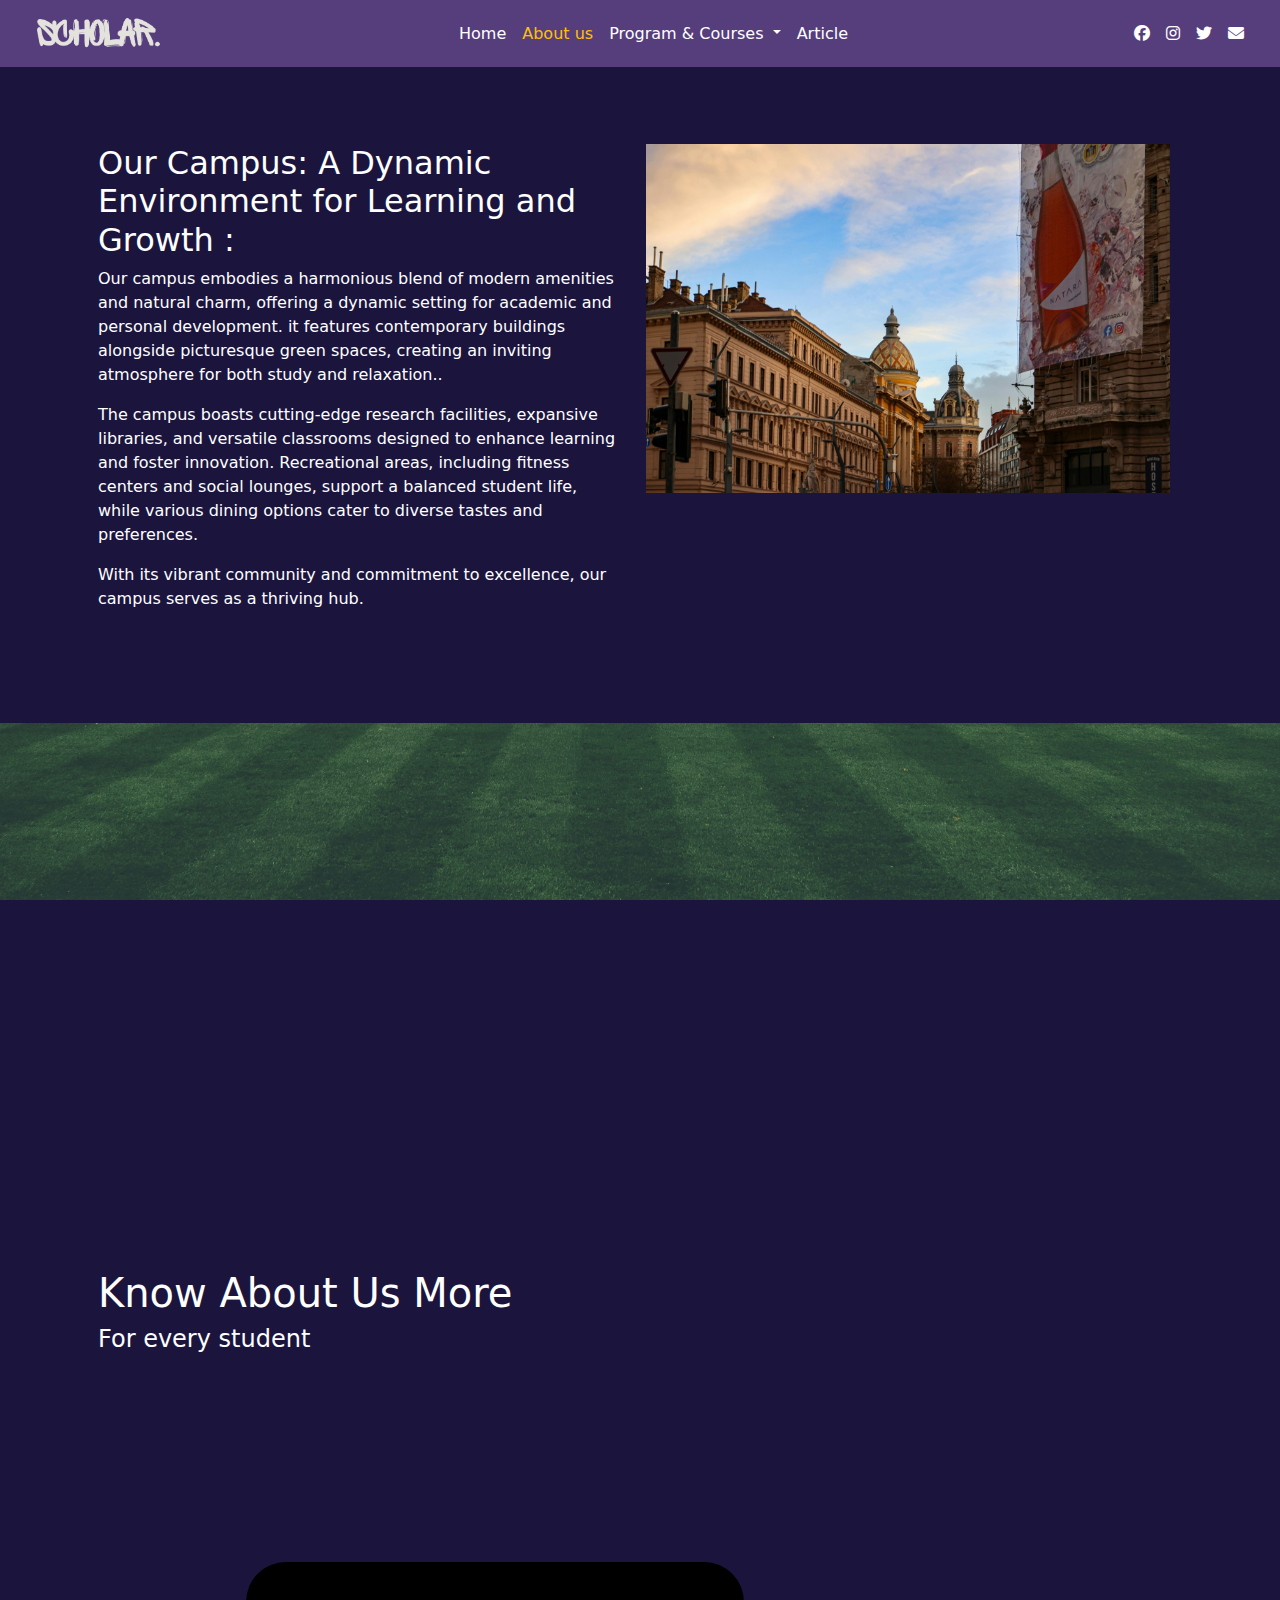
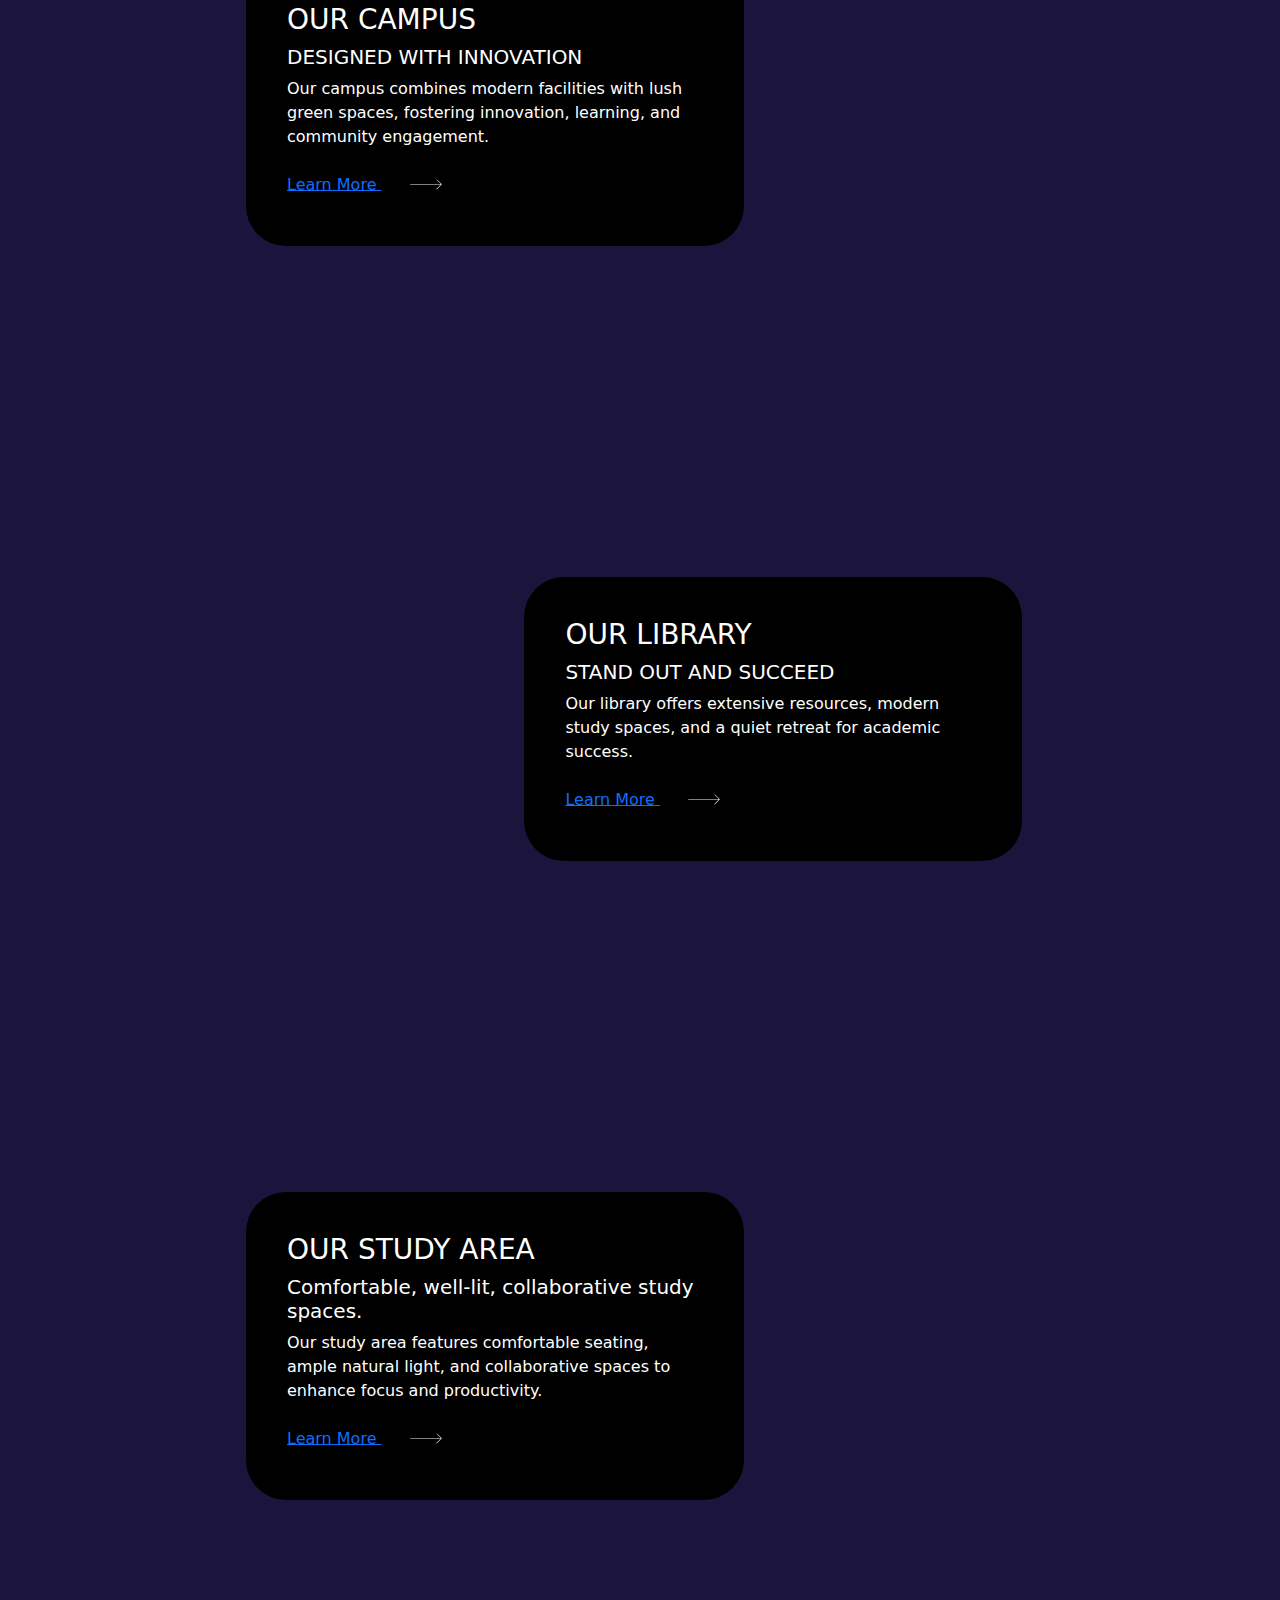
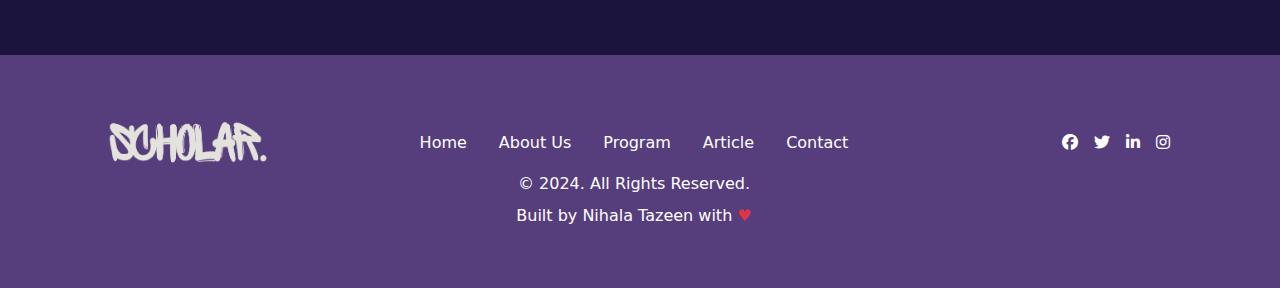
<file: about.html>
<!DOCTYPE html>
<html lang="en">

<head>
    <meta charset="UTF-8">
    <meta name="viewport" content="width=device-width, initial-scale=1.0">
    <title>SCHOLAR</title>
    <link rel="icon" type="image/x-icon" href="img/favicon.png">
    <link href="https://cdn.jsdelivr.net/npm/bootstrap@5.3.2/dist/css/bootstrap.min.css" rel="stylesheet">
    <script src="https://cdn.jsdelivr.net/npm/bootstrap@5.1.3/dist/js/bootstrap.bundle.min.js"
        integrity="sha384-ka7Sk0Gln4gmtz2MlQnikT1wXgYsOg+OMhuP+IlRH9sENBO0LRn5q+8nbTov4+1p"
        crossorigin="anonymous"></script>
    <link rel="stylesheet" href="https://cdnjs.cloudflare.com/ajax/libs/font-awesome/6.6.0/css/all.min.css">
    <link rel="stylesheet" href="style.css">
    <link rel="stylesheet" href="responsive.css">
    <style>
        /*  Banner Section */
        .banner-wrapper {
           
            background-color: #1B153E;
            width: 100%;
            height: auto;
            /* padding-bottom: 5rem; */
        }
         @media (max-width: 590px) {
            .banner-wrapper{
        font-size: 14px;
    } 
} 

/* .nav-item{
    font-size: 12px;
} */
@media (max-width: 590px) {
    .parallax{
        font-size: 9px;
    }
}
        /* parallax-effetct */

        .parallax {
            position: relative;
            background-position: left;
            background-size: 48%;
            background-repeat: no-repeat;
            background-attachment: fixed;
            display: inline-block;
            align-items: center;
            width: 100%;
            height: 100vh;
        }

        .parallax-1 {
            position: relative;
            background-position: right;
            background-size: 48%;
            background-repeat: no-repeat;
            background-attachment: fixed;
            display: inline-block;
            align-items: center;
            width: 100%;
            height: 100vh;
        }

        .parallax-main {
            position: relative;
            background-position: right;
            background-repeat: no-repeat;
            background-attachment: fixed;
            display: inline-block;
            align-items: center;
            width: 100%;
            height: 100vh;
        }

        .parallax.img1 {
            background-image: url('images/banner3.jpg');
            background-size: cover;
            height: 100%;

        }

        .parallax.img2 {
            background-image: url('images/kampus.jpg');
            height: 608px;
        }

        .parallax.img3 {
            background-image: url('images/library.jpg');
            height: 608px;
        }

        .parallax.img4 {
            background-image: url('images/classroom.jpg');
            height: 608px;
        }

        /* About CSS */
        .main-wrapper {
            margin-top: 50vh;
            background-color: #1B153E;
            width: 100%;
        }

        .main-wrapper .black-card {
            position: absolute;
            top: 25%;
            left: -400px;
            width: calc(100% - 20%);
            box-shadow: var(--box-shadow);
            border-radius: 2.5rem;
            background-color: black;
            padding: 2.5rem;
            text-align: left;
            z-index: 1;
        }

        .main-wrapper .black-card.right {
            right: -400px;
            left: unset;
        }
        .row {
            margin-right: 0 !important;
        }
        @media (min-width:1910px){
            .main-wrapper {
                margin-top: 39vh;}
        }
        .ser{
            padding-bottom: 3rem;
        }
    </style>
</head>

<body>
    <nav class="navbar fixed-top navbar-expand-md navbar-dark ">
        <div class="container-fluid">
            <a class="navbar-brand fw-bold w-20" href="index.html"> <img src="img/1.png " alt="" height="41px"></a>
            <button class="navbar-toggler" type="button" data-bs-toggle="collapse"
                data-bs-target="#navbarSupportedContent" aria-controls="navbarSupportedContent" aria-expanded="false"
                aria-label="Toggle navigation">
                <span class="navbar-toggler-icon"></span>
            </button>
            <div class="collapse navbar-collapse" id="navbarSupportedContent">
                <ul class="navbar-nav mx-auto mb-2 mb-lg-0">
                    <li class="nav-item">
                        <a class="nav-link active" aria-current="page" href="index.html">Home</a>
                    </li>
                    <li class="nav-item">
                        <a class="nav-link text-warning" href="about.html">About us</a>
                    </li>
                    <li class="nav-item dropdown">
                        <a class="nav-link dropdown-toggle" href="#" id="navbarDropdown" role="button"
                            data-bs-toggle="dropdown" aria-expanded="false">
                            Program & Courses
                        </a>
                        <ul class="dropdown-menu" aria-labelledby="navbarDropdown">
                            <li><a class="dropdown-item" href="program.html">Graduate</a></li>
                            <li><a class="dropdown-item" href="#">Under Graduate</a></li>
                            <li>
                                <hr class="dropdown-divider">
                            </li>
                            <li><a class="dropdown-item" href="admission.html"> Admission</a></li>
                        </ul>
                    </li>
                    <li class="nav-item">
                        <a class="nav-link" href="artical.html">Article</a>
                    </li>
                   
                </ul>
                <ul class="navbar-nav sm-icons">
                    <li><a class="nav-link" href="#"><i class="fa-brands fa-facebook"></i></a></li>
                    <li><a class="nav-link" href="#"><i class="fa-brands fa-instagram"></i></a></li>
                    <li><a class="nav-link" href="#"><i class="fa-brands fa-twitter"></i></a></li>
                    <li><a class="nav-link" href="#"><i class="fa-solid fa-envelope"></i></a></li>
                </ul>
            </div>
        </div>
    </nav>

    <!--Banner Section Start-->
    <section class="banner-wrapper wrapper">
        <div class="container">
            <div class="row ser pt-5">
                <div class="col-lg-6 mb-5 order-lg-1 order-2 text-white pt-5">
                    <div>
                        <h2 class="pt-5">
                            Our Campus: A Dynamic Environment for Learning and Growth :
                        </h2>
                        <p>Our campus embodies a harmonious blend of modern amenities and natural charm, offering a dynamic setting for academic and personal development. it features contemporary buildings alongside picturesque green spaces, creating an inviting atmosphere for both study and relaxation..</p>
                        <p>The campus boasts cutting-edge research facilities, expansive libraries, and versatile classrooms designed to enhance learning and foster innovation. Recreational areas, including fitness centers and social lounges, support a balanced student life, while various dining options cater to diverse tastes and preferences.</p>
                        <p>With its vibrant community and commitment to excellence, our campus serves as a thriving hub.
                           </p>
                       
                    </div>
                </div>
                <div class="col-lg-6 pt-5 order-lg-2 order-1">
                    <div>
                        <img src="images/banner.1.jpg" class="img-fluid pt-5">
                    </div>
                </div>
            </div>
        </div>
    </section>
    <!-- Banner Section Exit -->

    
    <section class="parallax parallax-main img1 text-white">
        <div class="main-wrapper wrapper">
            <div class="container">
                <div class="row mb-5">
                    <div class="col-12">
                        <div class="sec-title text-white mt-5 pt-5">
                            <h1> Know About Us <span> More</span></h1>
                            <h4>For every student </h4>
                        </div>
                    </div>
                </div>
            </div>
            <div class="container-fluid px-lg-0">
                <div class="row">
                    <div class="offset-lg-6 col-lg-6 offset-md-4 col-md-8 mb-5 mb-lg-0">
                        <div class="parallax parallax-1 img2">
                            <div class="card black-card text-white">
                                <h3> OUR CAMPUS</h3>
                                <h5>DESIGNED WITH INNOVATION</h5>
                                <p>Our campus combines modern facilities with lush green spaces, fostering innovation, learning, and community engagement.</p>
                                <a href="#" class="view-link">Learn More <img src="images/arrow.svg" class="ms-4"></a>
                            </div>
                        </div>
                    </div>
                </div>
                <div class="row">
                    <div class="col-lg-6 col-md-8 mb-5 mb-lg-0">
                        <div class="text-end parallax img3">
                            <div class="card right black-card text-white">
                                <h3> OUR LIBRARY</h3>
                                <h5>STAND OUT AND SUCCEED</h5>
                                <p>Our library offers extensive resources, modern study spaces, and a quiet retreat for academic success.</p>
                                <a href="#" class="view-link">Learn More <img src="images/arrow.svg" class="ms-4"></a>
                            </div>
                        </div>
                    </div>
                </div>
                <div class="row">
                    <div class="offset-lg-6 col-lg-6 offset-md-4 col-md-8  mb-5 mb-lg-0">
                        <div class="text-end parallax parallax-1 img4">
                            <div class="card black-card text-white">
                                <h3> OUR STUDY AREA</h3>
                                <h5>Comfortable, well-lit, collaborative study spaces.</h5>
                                <p>
                                    Our study area features comfortable seating, ample natural light, and collaborative spaces to enhance focus and productivity.</p>
                                <a href="#" class="view-link">Learn More <img src="images/arrow.svg" class="ms-4"></a>
                            </div>
                        </div>
                    </div>
                </div>

            </div>
    </section>
    
    <footer class="footer">
        <div class="container overflow-hidden">
            <div class="row gy-3 gy-md-5 gy-xl-0 align-items-sm-center">
                <div class="col-xs-12 col-sm-6 col-xl-3 order-0 order-xl-0">
                    <div class="footer-logo-wrapper text-center text-sm-start">
                        <a href="#!">
                            <img src="img/1.png" alt="BootstrapBrain Logo" width="175" height="57">
                        </a>
                    </div>
                </div>

                <div class="col-xs-12 col-xl-6 order-2 order-xl-1">
                    <ul class="nav justify-content-center">
                        <li class="nav-item ">
                            <a class="nav-link  px-2 px-md-3 text-white" href="#!">Home</a>
                        </li>
                        <li class="nav-item">
                            <a class="nav-link  px-2 px-md-3 text-white" href="#!">About Us</a>
                        </li>
                        <li class="nav-item">
                            <a class="nav-link  px-2 px-md-3 text-white" href="#!">Program</a>
                        </li>
                        <li class="nav-item">
                            <a class="nav-link  px-2 px-md-3 text-white" href="#!">Article</a>
                        </li>
                        <li class="nav-item">
                            <a class="nav-link  px-2 px-md-3 text-white" href="#!">Contact</a>
                        </li>
                    </ul>
                </div>

                <div class="col-xs-12 col-sm-6 col-xl-3 order-1 order-xl-2">
                    <div class="social-media-wrapper">
                        <ul class="list-unstyled m-0 p-0 d-flex justify-content-center justify-content-sm-end">
                            <li class="me-3">
                                <a href="#!" class="link-white link-opacity-75-hover">
                                    <i class="fa-brands fa-facebook" aria-hidden="true" width="24" height="24"></i>
                                </a>
                            </li>
                            <li class="me-3">
                                <a href="#!" class="link-white link-opacity-75-hover">
                                    <i class="fa-brands fa-twitter"></i>
                                </a>
                            </li>
                            <li class="me-3">
                                <a href="#!" class="link-white link-opacity-75-hover">
                                    <i class="fa-brands fa-linkedin-in"></i>
                                </a>
                            </li>
                            <li class="">
                                <a href="#!" class="link-white link-opacity-75-hover">
                                    <i class="fa-brands fa-instagram"></i>
                                </a>
                            </li>
                        </ul>
                    </div>
                </div>
            </div>
        </div>
        <div class="container overflow-hidden">
            <div class="row">
                <div class="col">
                    <div class="footer-copyright-wrapper text-center">
                        &copy; 2024. All Rights Reserved.
                    </div>
                    <div class="credits text-secondary text-center mt-2 fs-8 text-white">
                        Built by <a href=#
                            class="link-danger text-decoration-none text-white">Nihala Tazeen</a> with <span
                            class="text-danger">&#9829;</span>
                    </div>
                </div>
            </div>
        </div>
    </footer>

</body>

</html>
</file>
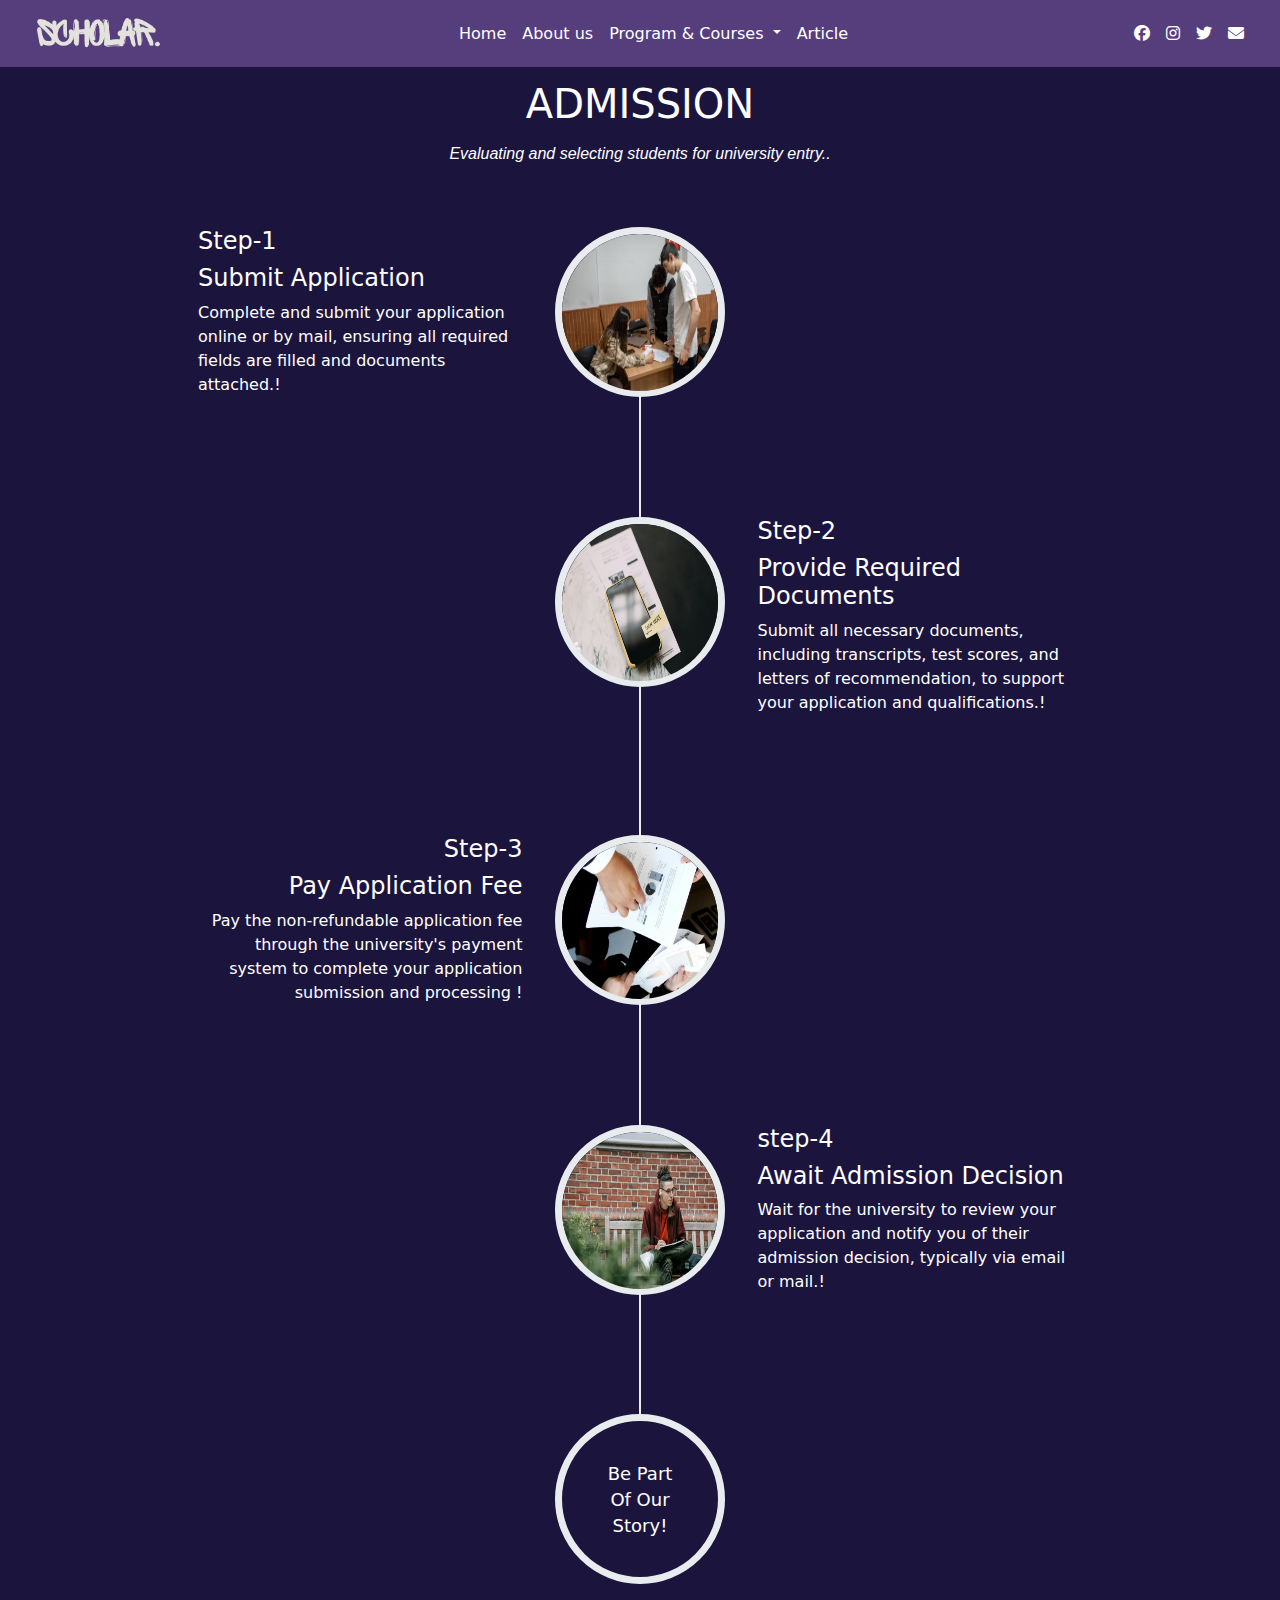
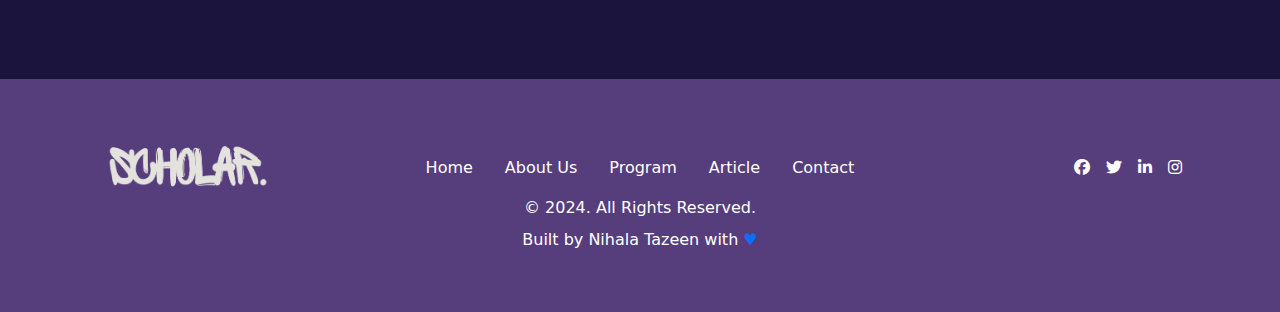
<file: admission.html>
<!DOCTYPE html>
<html lang="en">

<head>
  <meta charset="UTF-8">
  <meta name="viewport" content="width=device-width, initial-scale=1.0">
  <title>SCHOLAR</title>
  <link rel="icon" type="image/x-icon" href="img/favicon.png">
  <link href="https://cdn.jsdelivr.net/npm/bootstrap@5.3.2/dist/css/bootstrap.min.css" rel="stylesheet">
  <script src="https://cdn.jsdelivr.net/npm/bootstrap@5.1.3/dist/js/bootstrap.bundle.min.js"
    integrity="sha384-ka7Sk0Gln4gmtz2MlQnikT1wXgYsOg+OMhuP+IlRH9sENBO0LRn5q+8nbTov4+1p"
    crossorigin="anonymous"></script>
  <link rel="stylesheet" href="https://cdnjs.cloudflare.com/ajax/libs/font-awesome/6.6.0/css/all.min.css">
  <link rel="stylesheet" href="style.css">
</head>
<style>
  .page-section h2.section-heading,
  .page-section .section-heading.h2 {
    font-size: 2.5rem;
    margin-top: 0;
    margin-bottom: 1rem;
  }

  .page-section h3.section-subheading,
  .page-section .section-subheading.h3 {
    font-size: 1rem;
    font-weight: 400;
    font-style: italic;
    font-family: "Roboto Slab", -apple-system, BlinkMacSystemFont, "Segoe UI", Roboto, "Helvetica Neue", Arial, sans-serif, "Apple Color Emoji", "Segoe UI Emoji", "Segoe UI Symbol", "Noto Color Emoji";
    margin-bottom: 4rem;
  }
  @media (max-width: 766px){
    .img-fluid {
    width: 157px;
    height: 67px !important;
    
}
section{
  padding: 5rem 0;
}
  }
  @media (min-width: 768px) and (max-width: 1020px) {
    section {
      padding: 9rem 0;
    }
    .img-fluid {
    width: 157px;
    height: 87px !important;
}

  }
  @media (min-width: 1022px) and (max-width: 1029px){
    .img-fluid {
    width: 157px;
    height: 136px !important;
}
  }
  .timeline-image{
    background-color: #1B153E ;
  }
  .timeline:before {
    position: absolute;
    top: 0;
    bottom: 0;
    left: 40px;
    width: 2px;
    margin-left: -1.5px;
    content: "";
    background-color: #e9ecef;
  }

  .timeline>li:after,
  .timeline>li:before {
    display: table;
    content: " ";
  }

  .timeline>li:after {
    clear: both;
  }

  .timeline>li .timeline-panel {

    padding: 0 20px 0 100px;

  }

  .timeline>li .timeline-panel:before {
    right: auto;
    left: -15px;
    border-right-width: 15px;
    border-left-width: 0;
  }

  .timeline>li .timeline-panel:after {
    right: auto;
    left: -14px;
    border-right-width: 14px;
    border-left-width: 0;
  }

  .timeline>li .timeline-image {
    position: absolute;
    z-index: 100;
    left: 0;
    width: 80px;
    height: 80px;
    margin-left: 0;
    text-align: center;
    color: white;
    border: 7px solid #e9ecef;
    border-radius: 100%;

  }

  .timeline>li .timeline-image h4,
  .timeline>li .timeline-image .h4 {
    font-size: 10px;
    line-height: 14px;
    margin-top: 12px;
  }

  .timeline>li.timeline-inverted>.timeline-panel {
    float: right;
    padding: 0 20px 0 100px;
    text-align: left;
  }

  .timeline>li.timeline-inverted>.timeline-panel:before {
    right: auto;
    left: -15px;
    border-right-width: 15px;
    border-left-width: 0;
  }

  .timeline>li.timeline-inverted>.timeline-panel:after {
    right: auto;
    left: -14px;
    border-right-width: 14px;
    border-left-width: 0;
  }

  .timeline>li:last-child {
    margin-bottom: 0;
  }

  .timeline .timeline-heading h4,
  .timeline .timeline-heading .h4 {
    margin-top: 0;
    color: inherit;
  }

  .timeline .timeline-heading h4.subheading,
  .timeline .timeline-heading .subheading.h4 {
    text-transform: none;
  }

  .timeline .timeline-body>ul,
  .timeline .timeline-body>p {
    margin-bottom: 0;
  }

  @media (min-width: 768px) {
    .timeline:before {
      left: 50%;
    }

    .timeline>li {
      min-height: 100px;
      margin-bottom: 100px;
    }

    .timeline>li .timeline-panel {
      float: left;
      width: 41%;
      padding: 0 20px 20px 30px;
      text-align: right;
    }

    .timeline>li .timeline-image {
      left: 50%;
      width: 100px;
      height: 100px;
      margin-left: -50px;
    }

    .timeline>li .timeline-image h4,
    .timeline>li .timeline-image .h4 {
      font-size: 13px;
      line-height: 18px;
      margin-top: 16px;
    }

    .timeline>li.timeline-inverted>.timeline-panel {
      float: right;
      padding: 0 30px 20px 20px;
      text-align: left;
    }
  }

  @media (min-width: 992px) {
    .timeline>li {
      min-height: 150px;
    }

    .timeline>li .timeline-panel {
      padding: 0 20px 20px;
    }

    .timeline>li .timeline-image {
      width: 150px;
      height: 150px;
      margin-left: -75px;
    }

    .timeline>li .timeline-image h4,
    .timeline>li .timeline-image .h4 {
      font-size: 18px;
      line-height: 26px;
      margin-top: 30px;
    }

    .timeline>li.timeline-inverted>.timeline-panel {
      padding: 0 20px 20px;
    }
  }

  @media (min-width: 1200px) {
    .timeline>li {
      min-height: 170px;
    }

    .timeline>li .timeline-panel {
      padding: 0 20px 20px 100px;
    }

    .timeline>li .timeline-image {
      width: 170px;
      height: 170px;
      margin-left: -85px;
    }

    .timeline>li .timeline-image h4,
    .timeline>li .timeline-image .h4 {
      margin-top: 40px;
    }

    .timeline>li.timeline-inverted>.timeline-panel {
      padding: 0 100px 20px 20px;
    }
  }

  .img-fluid {
    width: 157px;
    height: 157px ;
  }
  section{
    padding-top: 80px;
    padding-bottom: 95px;
  }
</style>

<body>

  <nav class="navbar fixed-top navbar-expand-md navbar-dark ">
    <div class="container-fluid">
      <a class="navbar-brand fw-bold" href="index.html"> <img src="img/1.png" alt="" height="41px"></a>
      <button class="navbar-toggler" type="button" data-bs-toggle="collapse" data-bs-target="#navbarSupportedContent"
        aria-controls="navbarSupportedContent" aria-expanded="false" aria-label="Toggle navigation">
        <span class="navbar-toggler-icon"></span>
      </button>
      <div class="collapse navbar-collapse" id="navbarSupportedContent">
        <ul class="navbar-nav mx-auto mb-2 mb-lg-0">
          <li class="nav-item">
            <a class="nav-link active" aria-current="page" href="index.html">Home</a>
          </li>
          <li class="nav-item">
            <a class="nav-link" href="about.html">About us</a>
          </li>
          <li class="nav-item dropdown">
            <a class="nav-link dropdown-toggle" href="#" id="navbarDropdown" role="button" data-bs-toggle="dropdown"
              aria-expanded="false">
              Program & Courses
            </a>
            <ul class="dropdown-menu" aria-labelledby="navbarDropdown">
              <li><a class="dropdown-item" href="program.html">Graduate</a></li>
              <li><a class="dropdown-item" href="#">Under Graduate</a></li>
              <li>
                <hr class="dropdown-divider">
              </li>
              <li><a class="dropdown-item" href="admission.html">Admission</a></li>
            </ul>
          </li>
          <li class="nav-item">
            <a class="nav-link" href="artical.html">Article</a>
          </li>

        </ul>
        <ul class="navbar-nav sm-icons">
          <li><a class="nav-link" href="#"><i class="fa-brands fa-facebook"></i></a></li>
          <li><a class="nav-link" href="#"><i class="fa-brands fa-instagram"></i></a></li>
          <li><a class="nav-link" href="#"><i class="fa-brands fa-twitter"></i></a></li>
          <li><a class="nav-link" href="#"><i class="fa-solid fa-envelope"></i></a></li>
        </ul>
      </div>
    </div>
  </nav>
  <section class="page-section text-white " id="about">
    <div class="container">
      <div class="text-center">
        <h2 class="section-heading text-uppercase">Admission</h2>
        <h3 class="section-subheading ">Evaluating and selecting students for university entry..</h3>
      </div>
      <ul class="timeline position-relative p-0 list-unstyled">
        <li class="position-relative">
          <div class="timeline-image  text-white"><img class="rounded-circle img-fluid" src="img/submit.avif"
              alt="..." /></div>
          <div class="timeline-panel position-relativeb w-100v text-start ">
            <div class="timeline-heading">
              <h4>Step-1</h4>
              <h4 class="subheading">Submit Application</h4>
            </div>
            <div class="timeline-body ">
              <p class=" text-white">Complete and submit your application online or by mail, ensuring all required
                fields are filled and documents attached.!</p>
            </div>
          </div>
        </li>
        <li class="timeline-inverted">
          <div class="timeline-image"><img class="rounded-circle img-fluid" src="img/admission.jpg" alt="..." /></div>
          <div class="timeline-panel">
            <div class="timeline-heading">
              <h4>Step-2</h4>
              <h4 class="subheading">Provide Required Documents</h4>
            </div>
            <div class="timeline-body">
              <p class="">Submit all necessary documents, including transcripts, test scores, and letters of
                recommendation, to support your application and qualifications.!</p>
            </div>
          </div>
        </li>
        <li>
          <div class="timeline-image"><img class="rounded-circle img-fluid" src="images/fees.jpg" alt="..." /></div>
          <div class="timeline-panel">
            <div class="timeline-heading">
              <h4>Step-3</h4>
              <h4 class="subheading">Pay Application Fee</h4>
            </div>
            <div class="timeline-body">
              <p class="">Pay the non-refundable application fee through the university's payment system to complete
                your application submission and processing !</p>
            </div>
          </div>
        </li>
        <li class="timeline-inverted">
          <div class="timeline-image"><img class="rounded-circle img-fluid" src="images/lonely.jpg" alt="..." /></div>
          <div class="timeline-panel">
            <div class="timeline-heading">
              <h4>step-4</h4>
              <h4 class="subheading">Await Admission Decision</h4>
            </div>
            <div class="timeline-body">
              <p class="">Wait for the university to review your application and notify you of their admission decision,
                typically via email or mail.!</p>
            </div>
          </div>
        </li>
        <li class="timeline-inverted">
          <div class="timeline-image">
            <h4>
              Be Part
              <br />
              Of Our
              <br />
              Story!
            </h4>
          </div>
        </li>
      </ul>
    </div>
  </section>


  <footer class="footer">
    <div class="container overflow-hidden">
      <div class="row gy-3 gy-md-5 gy-xl-0 align-items-sm-center">
        <div class="col-xs-12 col-sm-6 col-xl-3 order-0 order-xl-0">
          <div class="footer-logo-wrapper text-center text-sm-start">
            <a href="#!">
              <img src="img/1.png" alt="" width="175" height="57">
            </a>
          </div>
        </div>

        <div class="col-xs-12 col-xl-6 order-2 order-xl-1">
          <ul class="nav justify-content-center">
            <li class="nav-item ">
              <a class="nav-link  px-2 px-md-3 text-white" href="#!">Home</a>
            </li>
            <li class="nav-item">
              <a class="nav-link  px-2 px-md-3 text-white" href="#!">About Us</a>
            </li>
            <li class="nav-item">
              <a class="nav-link  px-2 px-md-3 text-white" href="#!">Program</a>
            </li>
            <li class="nav-item">
              <a class="nav-link  px-2 px-md-3 text-white" href="#!">Article</a>
            </li>
            <li class="nav-item">
              <a class="nav-link  px-2 px-md-3 text-white" href="#!">Contact</a>
            </li>
          </ul>
        </div>

        <div class="col-xs-12 col-sm-6 col-xl-3 order-1 order-xl-2">
          <div class="social-media-wrapper">
            <ul class="list-unstyled m-0 p-0 d-flex justify-content-center justify-content-sm-end">
              <li class="me-3">
                <a href="#!" class="link-white link-opacity-75-hover">
                  <i class="fa-brands fa-facebook" aria-hidden="true" width="24" height="24"></i>
                </a>
              </li>
              <li class="me-3">
                <a href="#!" class="link-white link-opacity-75-hover">
                  <i class="fa-brands fa-twitter"></i>
                </a>
              </li>
              <li class="me-3">
                <a href="#!" class="link-white link-opacity-75-hover">
                  <i class="fa-brands fa-linkedin-in"></i>
                </a>
              </li>
              <li class="">
                <a href="#!" class="link-white link-opacity-75-hover">
                  <i class="fa-brands fa-instagram"></i>
                </a>
              </li>
            </ul>
          </div>
        </div>
      </div>
    </div>
    <div class="container overflow-hidden">
      <div class="row">
        <div class="col">
          <div class="footer-copyright-wrapper text-center">
            &copy; 2024. All Rights Reserved.
          </div>
          <div class="credits text-secondary text-center mt-2 fs-8 text-white">
            Built by <a href="#" class="link-secondary text-decoration-none text-white">Nihala
              Tazeen</a> with <span class="text-primary">&#9829;</span>
          </div>
        </div>
      </div>
    </div>
  </footer>
</body>

</html>
</file>
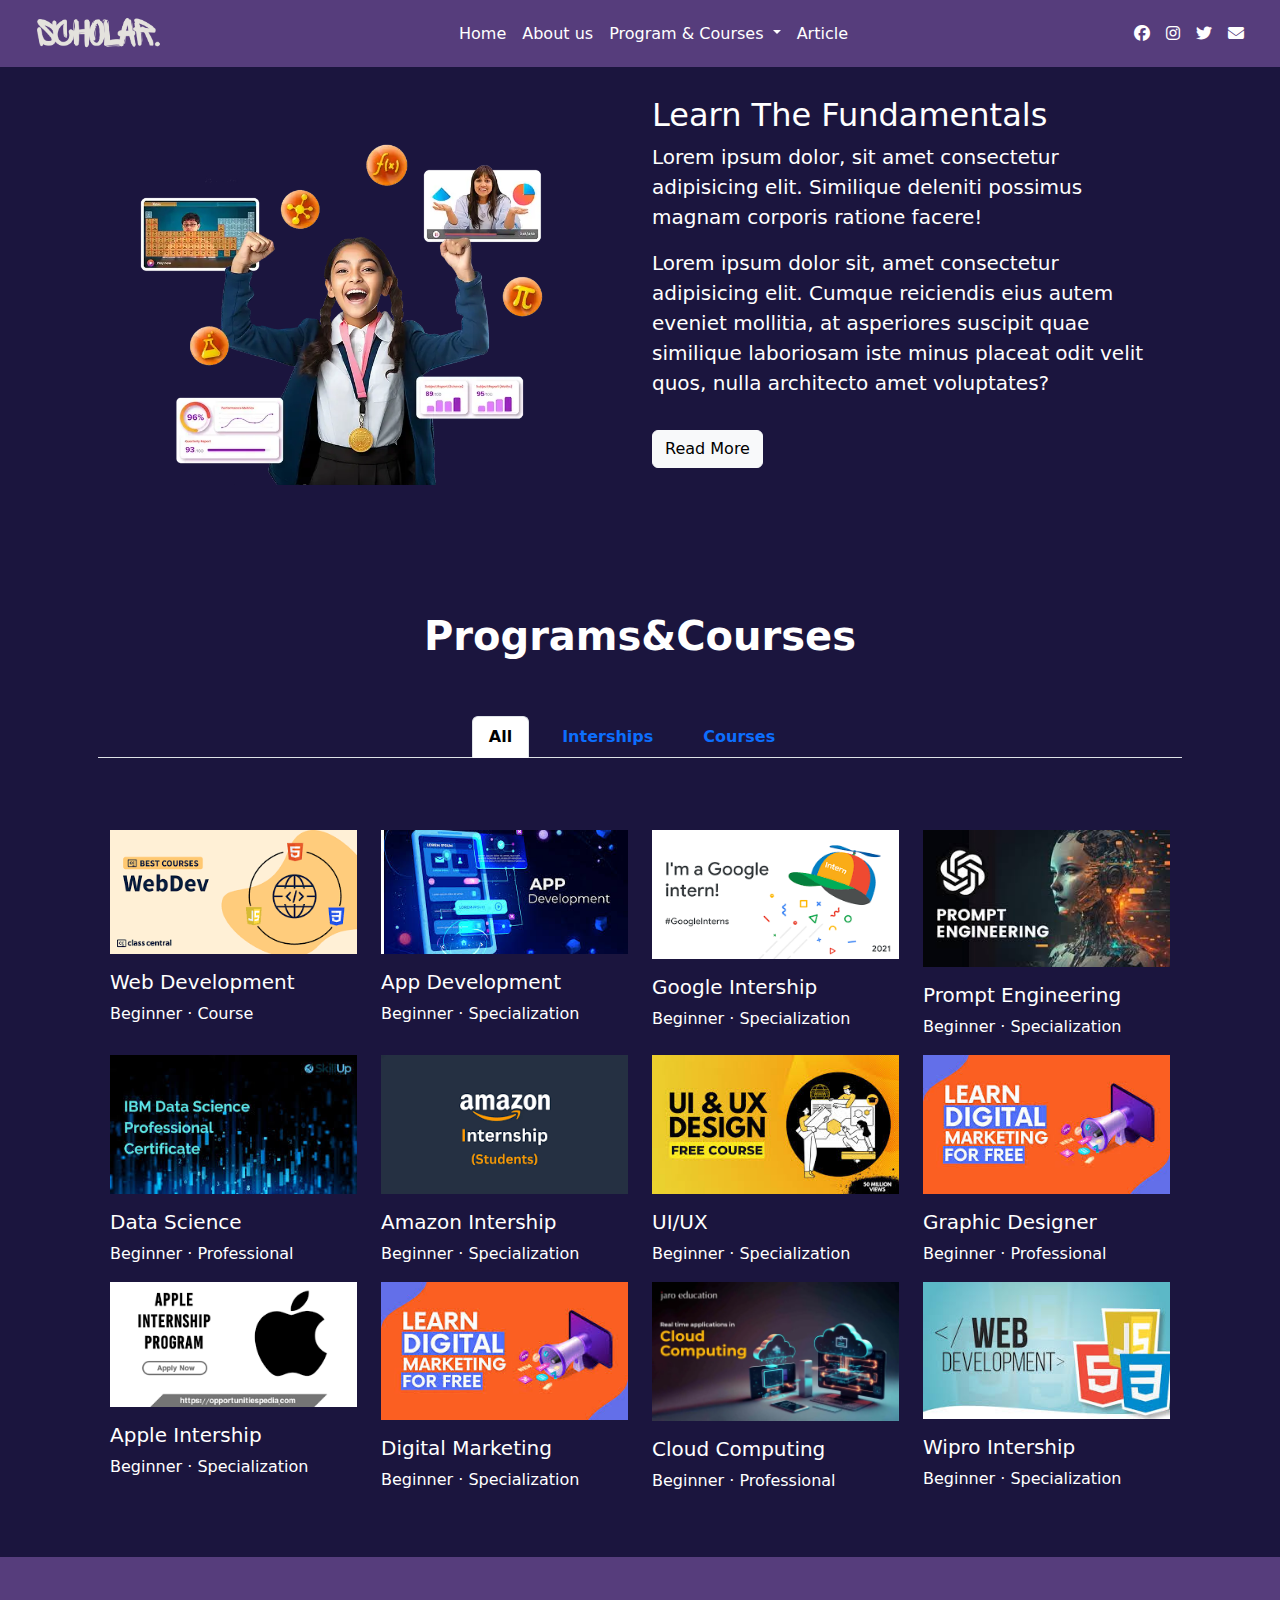
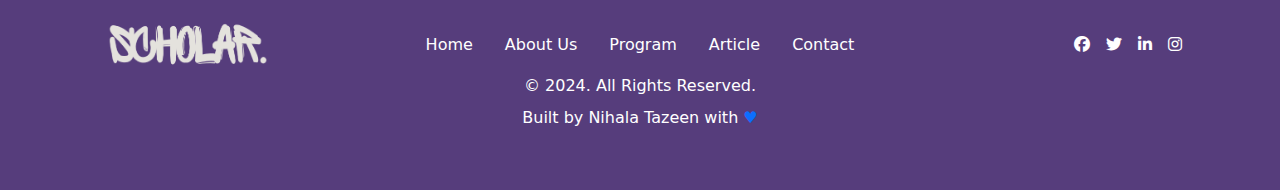
<file: program.html>
<!DOCTYPE html>
<html lang="en">

<head>
  <meta charset="UTF-8">
  <meta name="viewport" content="width=device-width, initial-scale=1.0">
  <title>SCHOLAR</title>
  <link rel="icon" type="image/x-icon" href="img/favicon.png">
  <link href="https://cdn.jsdelivr.net/npm/bootstrap@5.3.2/dist/css/bootstrap.min.css" rel="stylesheet">
  <script src="https://cdn.jsdelivr.net/npm/bootstrap@5.1.3/dist/js/bootstrap.bundle.min.js"
    integrity="sha384-ka7Sk0Gln4gmtz2MlQnikT1wXgYsOg+OMhuP+IlRH9sENBO0LRn5q+8nbTov4+1p"
    crossorigin="anonymous"></script>
  <link rel="stylesheet" href="style.css">
  <link rel="stylesheet" href="https://cdnjs.cloudflare.com/ajax/libs/font-awesome/6.6.0/css/all.min.css">
</head>
<style>
  .nav-link {
    /* color: #924DBF; */
  }
  .menu3 li:after {
  content: "";
  position: absolute;
  width: 0%;
  height: 1px;
  display: block;
  transition: all 0.3s ease;
  bottom: 25%;
}
.menu3 li:hover::after {
  width: 100%;
  height: 1px;
  background-color: #fff;
}

.course-name {
  width: 100%;
  height: 100%;
}
.img-fluid{
  width: 100% !important;
  height: 100% !important;
}

  @media (max-width:1199px) {
    .main-banner {
      padding-top: 6rem !important;
    }
  }
 
@media (min-width: 768px) and (max-width:1030px){
    .col-md {
        flex: none !important;
    }
}
/* @media (min-width: 768px) {
    .col-md {
      
        flex: none;
    }
} */
 /* .img-fluid {
    max-width: 100%;
     height: 138px; 
}  */
@media (min-width:320px) and (max-width:1030px){
  #learn{
    padding: 5rem 1rem !important;
  }
}
@media (min-width:320px) and (max-width:760px){
  .row {
    --bs-gutter-x: 2.5rem !important;
}
}
</style>

<body>
  <nav class="navbar fixed-top navbar-expand-md navbar-dark ">
    <div class="container-fluid">
      <a class="navbar-brand fw-bold" href="index.html"> <img src="img/1.png " alt="" height="41px"></a>
      <button class="navbar-toggler" type="button" data-bs-toggle="collapse" data-bs-target="#navbarSupportedContent"
        aria-controls="navbarSupportedContent" aria-expanded="false" aria-label="Toggle navigation">
        <span class="navbar-toggler-icon"></span>
      </button>
      <div class="collapse navbar-collapse" id="navbarSupportedContent">
        <ul class="navbar-nav mx-auto mb-2 mb-lg-0">
          <li class="nav-item">
            <a class="nav-link active" aria-current="page" href="index.html">Home</a>
          </li>
          <li class="nav-item">
            <a class="nav-link" href="about.html">About us</a>
          </li>
          <li class="nav-item dropdown">
            <a class="nav-link dropdown-toggle" href="#" id="navbarDropdown" role="button" data-bs-toggle="dropdown"
              aria-expanded="false">
              Program & Courses
            </a>
            <ul class="dropdown-menu" aria-labelledby="navbarDropdown">
              <li><a class="dropdown-item" href="program.html">Graduate</a></li>
              <li><a class="dropdown-item" href="#">Under Graduate</a></li>
              <li>
                <hr class="dropdown-divider">
              </li>
              <li><a class="dropdown-item" href="admission.html">Admission</a></li>
            </ul>
          </li>
          <li class="nav-item">
            <a class="nav-link" href="artical.html">Article</a>
          </li>

        </ul>
        <ul class="navbar-nav sm-icons">
          <li><a class="nav-link" href="#"><i class="fa-brands fa-facebook"></i></a></li>
          <li><a class="nav-link" href="#"><i class="fa-brands fa-instagram"></i></a></li>
          <li><a class="nav-link" href="#"><i class="fa-brands fa-twitter"></i></a></li>
          <li><a class="nav-link" href="#"><i class="fa-solid fa-envelope"></i></a></li>
        </ul>
      </div>
    </div>
  </nav>



  <!-- <div class="main-banner text-center pt-5 ">
    <div>
      <img src="images/home-page-desktop-video-banner-july01.webp" class="img-fluid" alt="Banner Image">
    </div>
  </div> -->
  <section id="learn" class="p-5">
    <div class="container ">
      <div class="row align-items-center justify-content-between ">
        <div class="col-md col-lg">
          <img src="images/Homepage_1stFold_Banner.webp" class="img-fluid " alt="" />
        </div>
        <div class="col-md p-lg-5 p-md-5 p-sm-5 p-0 text-white">
          <h2>Learn The Fundamentals</h2>
          <p class="lead">
            Lorem ipsum dolor, sit amet consectetur adipisicing elit.
            Similique deleniti possimus magnam corporis ratione facere!
          </p>
          <p class="lead">
            Lorem ipsum dolor sit, amet consectetur adipisicing elit. Cumque
            reiciendis eius autem eveniet mollitia, at asperiores suscipit
            quae similique laboriosam iste minus placeat odit velit quos,
            nulla architecto amet voluptates?
          </p>
          <a href="#" class="btn btn-light mt-3">
            <i class="bi bi-chevron-right"></i> Read More
          </a>
        </div>
      </div>
    </div>
  </section>
  <div class="container my-5 text-white">
    <div class="row align-items-center justify-content-center">
      <div class="col-12">
        <h2 class="fs-1 fw-bold text-primary text-center pb-5 text-white">
          Programs&Courses
        </h2>
        <ul class="nav nav-tabs d-flex flx-wrap justify-content-center" id="myTab" role="tablist">
          <li class="nav-item" role="presentation">
            <button class="nav-link active me-md-3 me-1 fw-bold " id="home-tab" data-bs-toggle="tab"
              data-bs-target="#home-tab-pane" type="button" role="tab" aria-controls="home-tab-pane"
              aria-selected="true">
              All
            </button>
          </li>
          <li class="nav-item" role="presentation">
            <button class="nav-link me-md-3 me-1 fw-bold " id="vr" data-bs-toggle="tab" data-bs-target="#vr-tab-pane"
              type="button" role="tab" aria-controls="profile-tab-pane" aria-selected="false">
              Interships
            </button>
          </li>
          <li class="nav-item" role="presentation">
            <button class="nav-link me-md-3 me-1 fw-bold" id="headphones-tab" data-bs-toggle="tab"
              data-bs-target="#headphones-tab-pane" type="button" role="tab" aria-controls="contact-tab-pane"
              aria-selected="false">
              Courses
            </button>
          </li>
        </ul>
        <div class="tab-content" id="myTabContent">
          <div class="tab-pane fade show active" id="home-tab-pane" role="tabpanel" aria-labelledby="home-tab"
            tabindex="0">
            <div class="row g-4 mt-5 justify-content-center align-items-center">

              <div class="row mt-4">
                <div class="col-md-3">
                  <div class="course-card">
                    <img src="images/web.png" alt="Google AI Essentials" class="img-fluid course-name">
                    <h5 class="mt-3">Web Development</h5>
                    <p>Beginner · Course</p>
                  </div>
                </div>
                <div class="col-md-3">
                  <div class="course-card">
                    <img src="images/app.jfif" alt="Python for Everybody" class="img-fluid">
                    <h5 class="mt-3">App Development</h5>
                    <p>Beginner · Specialization</p>
                  </div>
                </div>
                <div class="col-md-3">
                  <div class="course-card">
                    <img src="images/google.png" alt="Python for Everybody" class="img-fluid">
                    <h5 class="mt-3">Google Intership</h5>
                    <p>Beginner · Specialization</p>
                  </div>
                </div>
                <div class="col-md-3">
                  <div class="course-card">

                    <img src="images/prompt.jfif" alt="Prompt Engineering" class="img-fluid">
                    <h5 class="mt-3">Prompt Engineering</h5>
                    <p>Beginner · Specialization</p>
                  </div>
                </div>
                <div class="col-md-3">
                  <div class="course-card">
                    <img src="images/data.jfif" alt="IBM Data Science" class="img-fluid">
                    <h5 class="mt-3"> Data Science</h5>
                    <p>Beginner · Professional </p>
                  </div>
                </div>
                <div class="col-md-3">
                  <div class="course-card">
                    <img src="images/amazon.png" alt="Python for Everybody" class="img-fluid">
                    <h5 class="mt-3"> Amazon Intership</h5>
                    <p>Beginner · Specialization</p>
                  </div>
                </div>
                <div class="col-md-3">
                  <div class="course-card ">

                    <img src="images/ui.jfif" alt="Prompt Engineering" class="img-fluid">
                    <h5 class="mt-3">UI/UX</h5>
                    <p>Beginner · Specialization</p>
                  </div>
                </div>
                <div class="col-md-3">
                  <div class="course-card">
                    <img src="images/mar.jfif" alt="IBM Data Science" class="img-fluid">
                    <h5 class="mt-3">Graphic Designer</h5>
                    <p>Beginner · Professional</p>
                  </div>
                </div>
                <div class="col-md-3">
                  <div class="course-card">
                    <img src="images/apple.png" alt="Python for Everybody" class="img-fluid">
                    <h5 class="mt-3">Apple Intership</h5>

                    <p>Beginner · Specialization</p>
                  </div>
                </div>
                <div class="col-md-3">
                  <div class="course-card ">

                    <img src="images/mar.jfif" alt="Prompt Engineering" class="img-fluid">
                    <h5 class="mt-3">Digital Marketing</h5>

                    <p>Beginner · Specialization</p>
                  </div>
                </div>
                <div class="col-md-3">
                  <div class="course-card">
                    <img src="images/cloud.jpg" alt="IBM Data Science" class="img-fluid">
                    <h5 class="mt-3">Cloud Computing</h5>

                    <p>Beginner · Professional </p>
                  </div>
                </div>
                <div class="col-md-3">
                  <div class="course-card">
                    <img src="images/web-1.jfif" alt="Python for Everybody" class="img-fluid">
                    <h5 class="mt-3"> Wipro Intership </h5>
                    <p>Beginner · Specialization</p>
                  </div>
                </div>
              </div>
            </div>
          </div>
          <div class="tab-pane fade" id="vr-tab-pane" role="tabpanel" aria-labelledby="profile-tab" tabindex="0">
            <div class="row mt-5 g-4">
              <div class="col-md-3">
                <div class="course-card">
                  <img src="images/google.png" alt="Python for Everybody" class="img-fluid">
                  <h5 class="mt-3">Google Intership</h5>
                  <p>Beginner · Specialization</p>
                </div>
              </div>
              <div class="col-md-3">
                <div class="course-card">
                  <img src="images/apple.png" alt="Python for Everybody" class="img-fluid">
                  <h5 class="mt-3">Apple Intership</h5>
                  <p>Beginner · Specialization</p>
                </div>
              </div>
              <div class="col-md-3">
                <div class="course-card">
                  <img src="images/wipro.jfif" alt="Python for Everybody" class="img-fluid">
                  <h5 class="mt-3"> Wipro Intership </h5>
                  <p>Beginner · Specialization</p>
                </div>
              </div>
              <div class="col-md-3">
                <div class="course-card">
                  <img src="images/amazon.png" alt="Python for Everybody" class="img-fluid">
                  <h5 class="mt-3"> Amazon Intership</h5>
                  <p>Beginner · Specialization</p>
                </div>
              </div>
            </div>
          </div>
          <div class="tab-pane fade" id="headphones-tab-pane" role="tabpanel" aria-labelledby="headphones-tab"
            tabindex="0">
            <div class="row g-4 mt-5">
              <div class="row mt-4">
                <div class="col-md-3">
                  <div class="course-card">
                    <img src="images/web.png" alt="Google AI Essentials" class="img-fluid">
                    <h5 class="mt-3">Web Development</h5>
                    <p>Beginner · Course</p>
                  </div>
                </div>
                <div class="col-md-3">
                  <div class="course-card">
                    <img src="images/app.jfif" alt="Python for Everybody" class="img-fluid">
                    <h5 class="mt-3">App Development</h5>
                    <p>Beginner · Specialization</p>
                  </div>
                </div>
                <div class="col-md-3">
                  <div class="course-card position-relative">

                    <img src="images/prompt.jfif" alt="Prompt Engineering" class="img-fluid">
                    <h5 class="mt-3">Prompt Engineering</h5>
                    <p>Beginner · Specialization</p>
                  </div>
                </div>
                <div class="col-md-3">
                  <div class="course-card">
                    <img src="images/data.jfif" alt="IBM Data Science" class="img-fluid">
                    <h5 class="mt-3"> Data Science</h5>
                    <p>Beginner · Professional </p>
                  </div>
                </div>
                <div class="col-md-3">
                  <div class="course-card position-relative">

                    <img src="images/ui-ux.jfif" alt="Prompt Engineering" class="img-fluid">
                    <h5 class="mt-3">UI/UX</h5>
                    <p>Beginner · Specialization</p>
                  </div>
                </div>
                <div class="col-md-3">
                  <div class="course-card">
                    <img src="images/graphic.jfif" alt="IBM Data Science" class="img-fluid">
                    <h5 class="mt-3">Graphic Designer</h5>
                    <p>Beginner · Professional</p>
                  </div>
                </div>
              </div>
            </div>
          </div>
        </div>
      </div>
    </div>
  </div>


  <footer class="footer">
    <div class="container overflow-hidden">
      <div class="row gy-3 gy-md-5 gy-xl-0 align-items-sm-center">
        <div class="col-xs-12 col-sm-6 col-xl-3 order-0 order-xl-0">
          <div class="footer-logo-wrapper text-center text-sm-start">
            <a href="#!">
              <img src="img/1.png" alt="BootstrapBrain Logo" width="175" height="57">
            </a>
          </div>
        </div>

        <div class="col-xs-12 col-xl-6 order-2 order-xl-1">
          <ul class="nav justify-content-center">
            <li class="nav-item ">
              <a class="nav-link  px-2 px-md-3 text-white" href="#!">Home</a>
            </li>
            <li class="nav-item">
              <a class="nav-link  px-2 px-md-3 text-white" href="#!">About Us</a>
            </li>
            <li class="nav-item">
              <a class="nav-link  px-2 px-md-3 text-white" href="#!">Program</a>
            </li>
            <li class="nav-item">
              <a class="nav-link  px-2 px-md-3 text-white" href="#!">Article</a>
            </li>
            <li class="nav-item">
              <a class="nav-link  px-2 px-md-3 text-white" href="#!">Contact</a>
            </li>

          </ul>
        </div>

        <div class="col-xs-12 col-sm-6 col-xl-3 order-1 order-xl-2">
          <div class="social-media-wrapper">
            <ul class="list-unstyled m-0 p-0 d-flex justify-content-center justify-content-sm-end">
              <li class="me-3">
                <a href="#!" class="link-white link-opacity-75-hover">
                  <i class="fa-brands fa-facebook" aria-hidden="true" width="24" height="24"></i>
                </a>
              </li>
              <li class="me-3">
                <a href="#!" class="link-white link-opacity-75-hover">
                  <i class="fa-brands fa-twitter"></i>
                </a>
              </li>
              <li class="me-3">
                <a href="#!" class="link-white link-opacity-75-hover">
                  <i class="fa-brands fa-linkedin-in"></i>
                </a>
              </li>
              <li class="">
                <a href="#!" class="link-white link-opacity-75-hover">
                  <i class="fa-brands fa-instagram"></i>
                </a>
              </li>
            </ul>
          </div>
        </div>
      </div>
    </div>
    <div class="container overflow-hidden">
      <div class="row">
        <div class="col">
          <div class="footer-copyright-wrapper text-center">
            &copy; 2024. All Rights Reserved.
          </div>
          <div class="credits text-secondary text-center mt-2 fs-8 text-white">
            Built by <a href="#" class="link-danger text-decoration-none text-white">Nihala
              Tazeen</a> with <span class="text-primary">&#9829;</span>
          </div>
        </div>
      </div>
    </div>
  </footer>

</body>

</html>
</file>
<file: style.css>
body{
  background-color: #1B153E;
}
.navbar{
  background-color: #563d7c;
}
.navbar .navbar-nav .nav-link {
  color: #ffffff;
}
.sm-icons {
  flex-direction: row;
}
.sm-icons .nav-link {
  padding-right: 1em;
}

.parallex{
  font-size: 7px;
}
.video-wrapper {
  position: relative;
  height: 600px
}
p{
  font-size: 16px;
}
.video-wrapper video {
  object-fit: cover;
  display: block;
  position: absolute;
  height: 100% !important;
  width: 100% !important;
  max-width: 100% !important;
  top: 0;
  left: 0;
}

.video-wrapper .video-content {
  position: absolute;
  z-index: 2;
  width: 100%;
  height: 100%;
  display: flex;
  align-items: center;
  justify-content: center;
  text-align: center;
  flex-direction: column;
}

.section-2 {
  padding-top: 10rem  !important; }
  @media (max-width: 765px) {
    .section-2 {
      padding-top: 7rem  !important; } }
      @media (min-width: 767px) and (max-width:1025px) {
        .section-2 {
          padding-top: 17rem  !important; }
      }
      @media  (min-width:1400px) {
        .section-2 {
          padding-top: 17rem  !important; }
      }

.image-stack {
  width: 100%;
  z-index: 2; }
  .image-stack img {
    width: 100%;
    
  }

.image-stack__item--bottom {
  /* position: absolute; */
  right: 10%;
  top: -50%;
  width: 65%;
  z-index: -1; }
  .image-stack__item--bottom img , .image-stack__item--top img  {
    border: 10px solid #fff;
    box-shadow: 0 15px 30px -18px rgba(0, 0, 0, 0.2); }

.image-stack__item--top {
  /* padding-top: 20px; */
  padding-right: 30%;
  width: 70%; 
}
footer {
padding: 60px 0;
background-color:  #563d7c;
color: #fff;
}
footer a {
color: #fff;
}
.f-about {
padding-top: 15px;
float: left;
}
.f-about p {	
margin: 5px 0 5px;
}
.f-about .col-md-7 p {
margin: 0;
}

footer hr {
width: 60px;
float: left;
border-bottom: 2px solid #f89901;
margin: 10px 0;
}
.f-about, .f-about-img {
width: 100%;
}
.f-about ul li {
display: block;
margin: 6px 0;
}
.f-about ul li:first-child {
margin: 0;
}
.f-about-img ul {
margin-top: 25px;
}
.f-about-img ul li {
display: inline-block;
width: 30%;
margin: -3px 0 0;
overflow: hidden;
}
.f-about-img ul li img {
width: 100%;
transition: all 500ms;
-moz-transition: all 500ms;
-webkit-transition: all 500ms;
}
.f-about-img ul li img:hover {
transform: scale(1.3);
transition: all 500ms;
-moz-transition: all 500ms;
-webkit-transition: all 500ms;
}

.copyright {
background-color: #273037;
padding: 15px 0;
color: #fff;
font-size: 12px;
}
.copyright ul {
float: right;
}
.copyright ul li {
display: inline-block;
}
.copyright ul li a {
color: #fff;
}
.copyright ul li a:hover {
color: #f89901;
}
@media (min-width: 320px) and (max-width: 575px) {
.f-about {
margin-bottom: 25px;
}
.copyright {
text-align: center;
}
.copyright ul {
width: 100%;
margin-top: 10px;
}
}
@media (min-width: 576px) and (max-width: 767px) {
.f-about {
margin-bottom: 25px;
}
}
ul, ol {
margin: 0;
padding: 0;
}
.pp a {
position: relative;
top: 0;
transition: top ease 0.3s;
}
.pp a:hover {
top: -15px;
}



.container, .container-fluid, .container-lg, .container-md, .container-sm, .container-xl, .container-xxl {
  --bs-gutter-x: 3.5rem;
  --bs-gutter-y: 0;
  width: 100%;
  padding-right: calc(var(--bs-gutter-x)* .5);
  padding-left: calc(var(--bs-gutter-x)* .5);
  margin-right: auto;
  margin-left: auto;
}

::-webkit-scrollbar{
  width: 10px;
}
::-webkit-scrollbar-track{
  color: #1B153E;
}
::-webkit-scrollbar-thumb{
  background:  #563d7c;
  border-radius: 22px;
}
@media (min-width: 1920px) {
  .col-lg-4 {
      flex: 0 0 auto;
      width: 47.333333%;
      font-size: 23px;
  }
}
</file>
<file: responsive.css>
@media (max-width:1199px) {
   
    .parallax:not(.parallax-main){
        background-size: 50%;
    }
    .main-wrapper .black-card{
        width: 100%;
    }
    .main-wrapper {
        margin-top: 39vh !important;
    }
   
}


@media (max-width:991.5px) {

   
    /* .banner-wrapper {
        margin-top: 4rem;
        padding:4rem 2rem;
        min-height:730px;
    } */
  
    .main-wrapper .black-card {
        left: -226px !important ;
    }    
    .main-wrapper .black-card.right {
       /* right: -226px !important ; */
       left: 241px !important;
    }    

   
    .parallax-main{
        background-size:cover;
    }

   
    .main-wrapper {
        margin-top: 39vh;
    }

}


@media (max-width:767.5px) {

     /* banner */
     .banner-wrapper {
        min-height:550px;
    }
   
    .main-wrapper .black-card{
        left: 5%;
        width: 90%;
    }
    .main-wrapper .black-card.right{
        left: 5% !important;
        width: 90%;
    }

   
    .parallax:not(.main-parallax) {
        background-size:cover;
    }
    .parallax-1{
        background-size: cover;
    }
    .sm-icons{
        font-size: 2rem;
    }
}
/* .banner-wrapper p{
    font-size: 2rem;
} */
.navbar-toggler{
    font-size: 3.25rem;
}

@media (max-width:590px) {

  
     body,
    html {
        font-size: 7px;
    } 
    .parallax.img2,
    .parallax.img3,
    .parallax.img4,
    .parallax.img5{
        height: 262px !important;
    }
    .main-wrapper {
        margin-top: 21vh !important;
    }
    .main-wrapper .black-card{
        left: 5% !important;
        width: 90%;
        font-size: 12px;

    }
    .main-wrapper .black-card.right{
        left: 5% !important;
        width: 90%;
        font-size: 12px;
    }
.navbar-nav .dropdown-menu{
    font-size: 14px;
}
.nav-item{
    font-size: 16px;
}
}

/* Media Query 380px */
@media (max-width:390.4px) {
    h1{
        font-size: 27px;
    }
    h2{
        font-size: 25px;
    }
}
</file>
